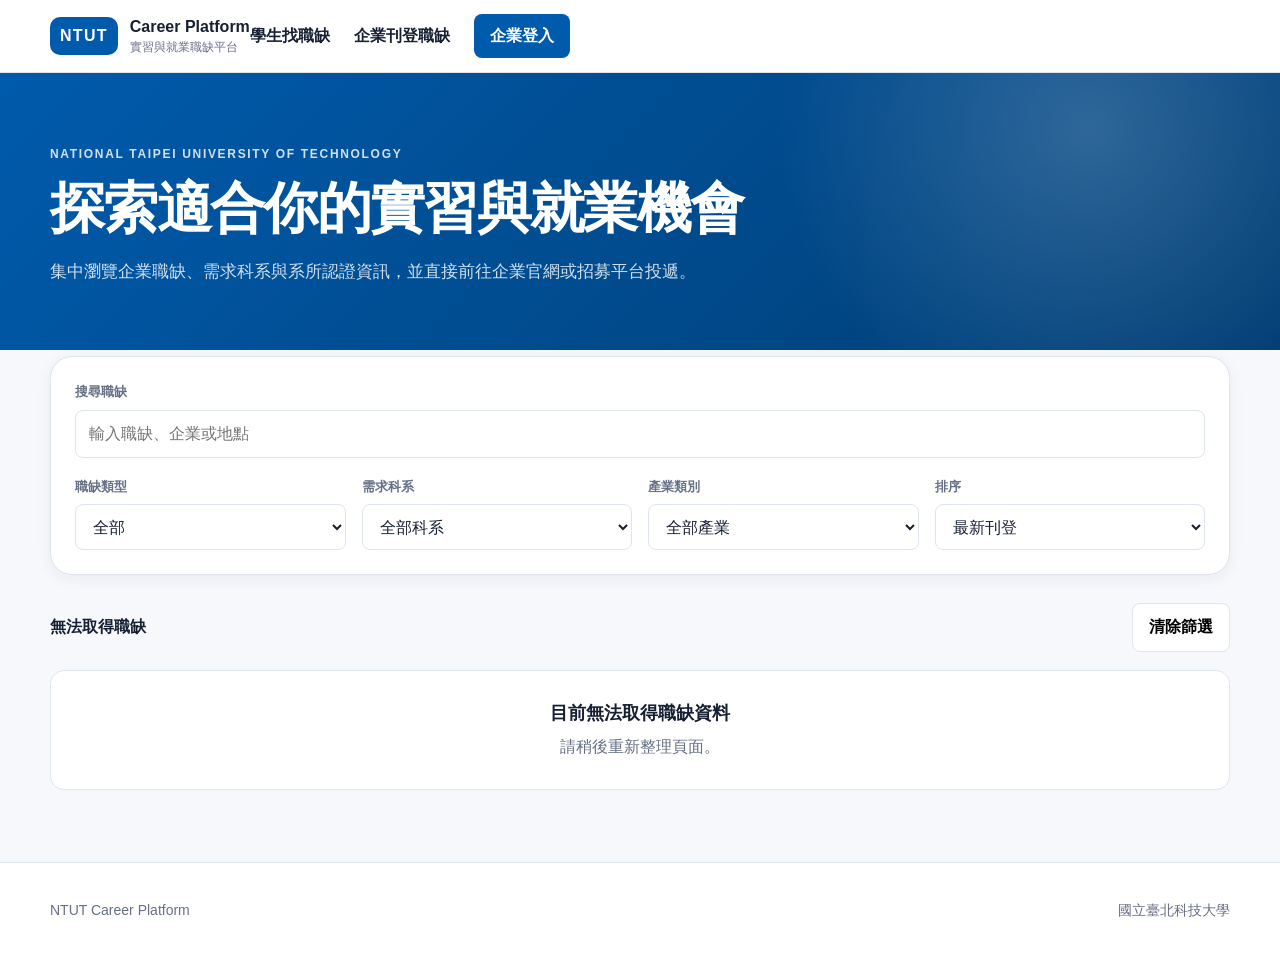
<file: index.html>
<!DOCTYPE html>
<html lang="zh-Hant">
<head>
  <meta charset="UTF-8">
  <meta name="viewport" content="width=device-width,initial-scale=1">
  <meta name="description" content="北科大實習與就業職缺平台">
  <title>NTUT Career Platform</title>

  <link rel="stylesheet" href="css/reset.css">
  <link rel="stylesheet" href="css/variables.css">
  <link rel="stylesheet" href="css/layout.css">
  <link rel="stylesheet" href="css/components.css">
  <link rel="stylesheet" href="css/pages.css">
  <link rel="stylesheet" href="css/enterprise-portal.css">
</head>

<body>
  <header class="site-header">
    <div class="container header-inner">
      <a class="brand" href="index.html">
        <span class="brand-mark">NTUT</span>

        <span class="brand-text">
          <strong>Career Platform</strong>
          <small>實習與就業職缺平台</small>
        </span>
      </a>

      <nav class="main-nav" aria-label="主要導覽">
        <a href="index.html">學生找職缺</a>
        <a href="company-register.html">企業刊登職缺</a>
        <a class="nav-login" href="company-login.html">企業登入</a>
      </nav>
    </div>
  </header>

  <main>
    <section class="hero">
      <div class="container hero-grid">
        <div>
          <p class="eyebrow">
            NATIONAL TAIPEI UNIVERSITY OF TECHNOLOGY
          </p>

          <h1>探索適合你的實習與就業機會</h1>

          <p class="hero-copy">
            集中瀏覽企業職缺、需求科系與系所認證資訊，並直接前往企業官網或招募平台投遞。
          </p>
        </div>
      </div>
    </section>

    <section class="container statistics-section" aria-label="平台統計">
      <div id="statisticsGrid" class="statistics-grid">
        <div class="stat-card skeleton-stat"></div>
        <div class="stat-card skeleton-stat"></div>
        <div class="stat-card skeleton-stat"></div>
      </div>
    </section>

    <section class="container main-section">
      <div class="filter-panel">
        <div class="search-field">
          <label for="keyword">搜尋職缺</label>
          <input
            id="keyword"
            type="search"
            placeholder="輸入職缺、企業或地點"
          >
        </div>

        <div class="filter-grid">
          <div class="field">
            <label for="jobType">職缺類型</label>
            <select id="jobType">
              <option value="">全部</option>
              <option value="SUMMER">暑期實習</option>
              <option value="SEMESTER">學期實習</option>
              <option value="FULL_TIME">正職</option>
            </select>
          </div>

          <div class="field">
            <label for="department">需求科系</label>
            <select id="department">
              <option value="">全部科系</option>
            </select>
          </div>

          <div class="field">
            <label for="industry">產業類別</label>
            <select id="industry">
              <option value="">全部產業</option>
            </select>
          </div>

          <div class="field">
            <label for="sort">排序</label>
            <select id="sort">
              <option value="latest">最新刊登</option>
              <option value="deadline">即將截止</option>
              <option value="company">企業名稱</option>
            </select>
          </div>
        </div>
      </div>

      <div class="result-toolbar">
        <p id="resultCount">正在載入職缺…</p>

        <button
          id="clearFilters"
          class="button button-secondary"
          type="button"
        >
          清除篩選
        </button>
      </div>

      <div id="statusArea" aria-live="polite"></div>
      <div id="jobGrid" class="job-grid" aria-live="polite"></div>
    </section>
  </main>

  <footer class="site-footer">
    <div class="container footer-inner">
      <p>NTUT Career Platform</p>
      <p>國立臺北科技大學</p>
    </div>
  </footer>

  <script src="js/config.js"></script>
  <script src="js/utils.js"></script>
  <script src="js/api.js"></script>
  <script src="js/ui.js"></script>
  <script src="js/filters.js"></script>
  <script src="js/jobs.js"></script>
</body>
</html>
</file>
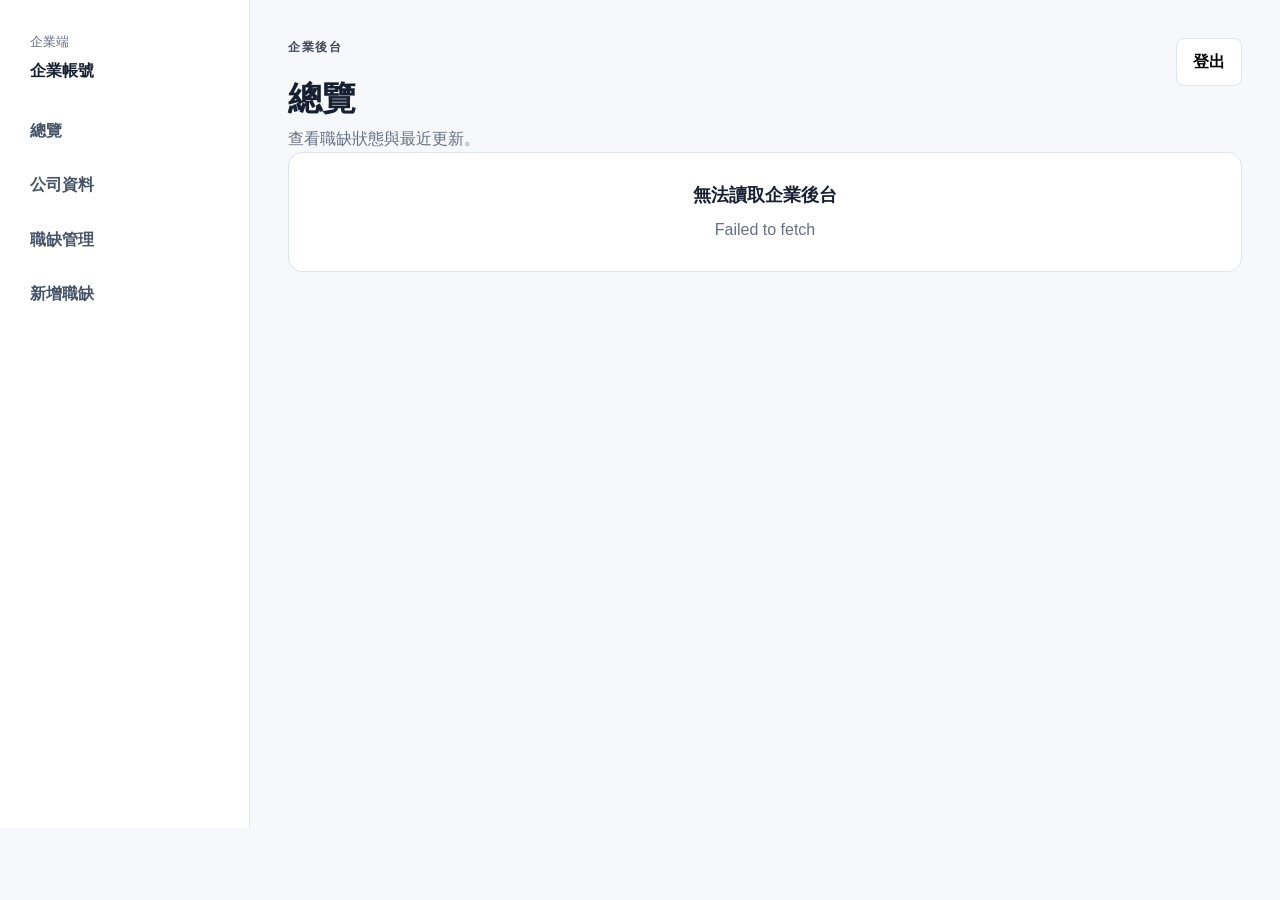
<file: company-dashboard.html>
<!DOCTYPE html><html lang="zh-Hant"><head><meta charset="UTF-8"><meta name="viewport" content="width=device-width,initial-scale=1"><title>企業總覽｜NTUT Career Platform</title><link rel="stylesheet" href="css/reset.css"><link rel="stylesheet" href="css/variables.css"><link rel="stylesheet" href="css/layout.css"><link rel="stylesheet" href="css/components.css"><link rel="stylesheet" href="css/pages.css"><link rel="stylesheet" href="css/enterprise-portal.css"></head><body><div class="portal-layout"><aside class="portal-sidebar"><div class="portal-company"><small>企業端</small><strong data-company-name>企業帳號</strong></div><nav class="portal-nav"><a href="company-dashboard.html">總覽</a><a href="company-profile.html">公司資料</a><a href="company-jobs.html">職缺管理</a><a href="company-job-new.html">新增職缺</a></nav></aside><main class="portal-main"><div class="portal-topbar"><div><p class="eyebrow">企業後台</p><h1>總覽</h1><p class="portal-muted">查看職缺狀態與最近更新。</p></div><button id="logoutButton" class="button button-secondary">登出</button></div><div id="pageStatus"></div><section id="dashboardContent" hidden><div id="stats" class="portal-stats"></div><div class="portal-panel"><div class="portal-panel-header"><h2>最近更新職缺</h2><a class="button button-primary" href="company-job-new.html">新增職缺</a></div><div id="recentJobs"></div></div></section></main></div><script src="js/company-api.js"></script><script src="js/portal-common.js"></script><script src="js/company-dashboard.js"></script></body></html>
</file>
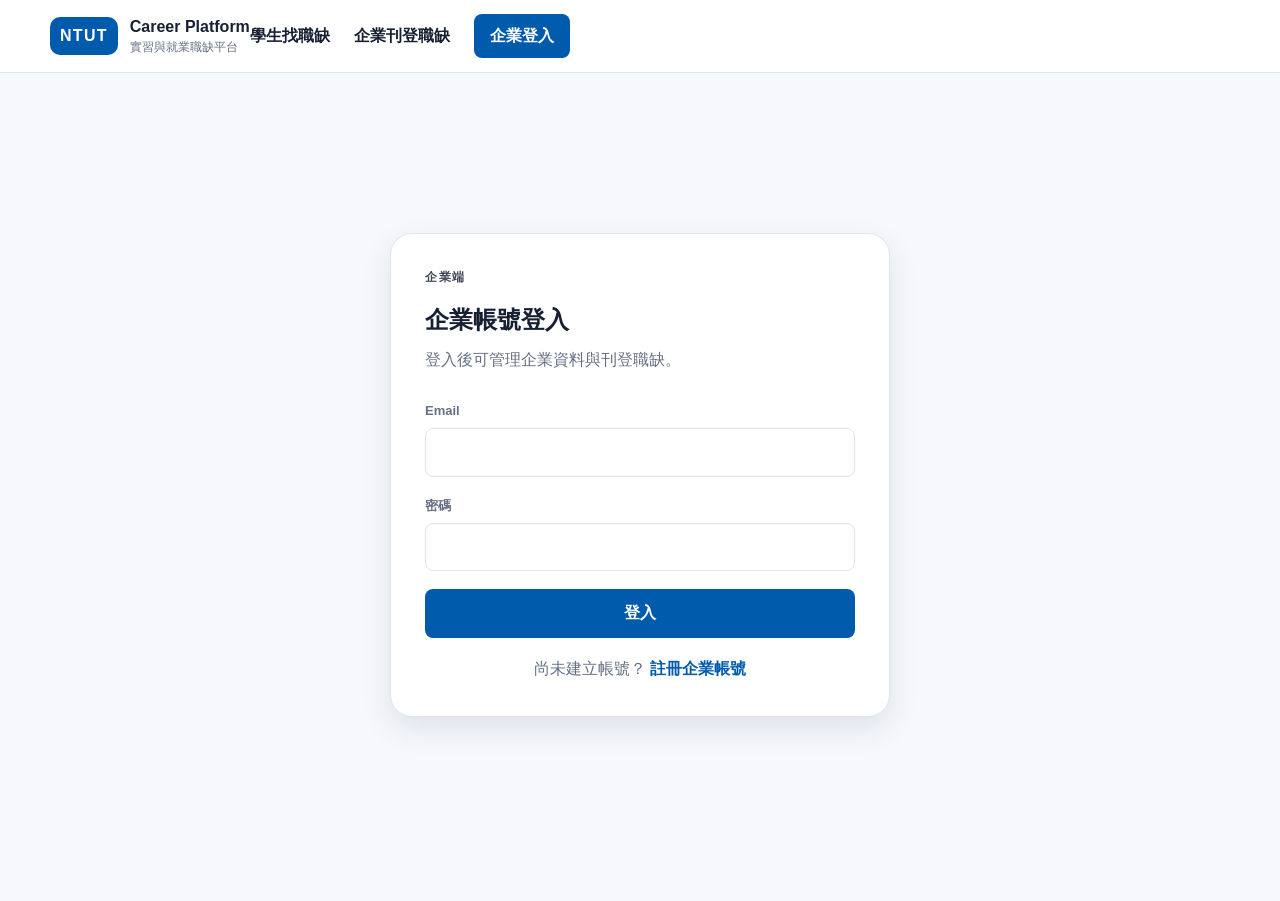
<file: company-job-new.html>
<!DOCTYPE html>
<html lang="zh-Hant">
<head>
  <meta charset="UTF-8">
  <meta name="viewport" content="width=device-width,initial-scale=1">
  <title>新增職缺｜NTUT Career Platform</title>

  <link rel="stylesheet" href="css/reset.css">
  <link rel="stylesheet" href="css/variables.css">
  <link rel="stylesheet" href="css/layout.css">
  <link rel="stylesheet" href="css/components.css">
  <link rel="stylesheet" href="css/pages.css">
  <link rel="stylesheet" href="css/enterprise-portal.css">
</head>

<body>
  <div class="portal-layout">
    <aside class="portal-sidebar">
      <div class="portal-company">
        <small>企業端</small>
        <strong data-company-name>企業帳號</strong>
      </div>

      <nav class="portal-nav">
        <a href="company-dashboard.html">總覽</a>
        <a href="company-profile.html">公司資料</a>
        <a href="company-jobs.html">職缺管理</a>
        <a class="active" href="company-job-new.html">新增職缺</a>
      </nav>
    </aside>

    <main class="portal-main">
      <div class="portal-topbar">
        <div>
          <p class="eyebrow">企業後台</p>
          <h1>新增職缺</h1>
          <p class="portal-muted">送出後由平台行政審核，通過後公開。</p>
        </div>

        <button
          id="logoutButton"
          class="button button-secondary"
          type="button"
        >
          登出
        </button>
      </div>

      <section class="portal-panel">
        <form id="jobForm" class="portal-form">
          <div class="form-grid">
            <div class="field">
              <label for="jobType">職缺類型 *</label>
              <select name="jobType" id="jobType" required>
                <option value="">請選擇</option>
                <option value="INTERNSHIP">實習</option>
                <option value="FULL_TIME">正職</option>
              </select>
            </div>

            <div class="field">
              <label for="jobTitle">職缺名稱 *</label>
              <input id="jobTitle" name="jobTitle" required>
            </div>

            <div class="field form-wide">
              <label for="workLocation">工作地點 *</label>
              <input id="workLocation" name="workLocation" required>
            </div>

            <div class="field form-wide">
              <label for="jobDescription">工作內容 *</label>
              <textarea
                id="jobDescription"
                name="jobDescription"
                rows="6"
                required
              ></textarea>
            </div>

            <div class="field form-wide">
              <label for="requirements">需求條件 *</label>
              <textarea
                id="requirements"
                name="requirements"
                rows="5"
                required
              ></textarea>
            </div>

            <div class="field">
              <label for="headcount">需求人數</label>
              <input id="headcount" name="headcount" type="number" min="1">
            </div>

            <div class="field">
              <label for="salaryType">薪資類型 *</label>
              <select name="salaryType" id="salaryType" required>
                <option value="">請選擇</option>
                <option value="HOURLY">時薪</option>
                <option value="MONTHLY">月薪</option>
                <option value="SALARY_RANGE">月薪區間</option>
                <option value="UNPAID">無薪</option>
              </select>
            </div>

            <div class="field">
              <label for="salaryMin">最低薪資 *</label>
              <input id="salaryMin" name="salaryMin" type="number" min="0">
            </div>

            <div class="field">
              <label for="salaryMax">最高薪資</label>
              <input id="salaryMax" name="salaryMax" type="number" min="0">
            </div>

            <div class="field form-wide">
              <label for="applicationUrl">投遞連結 *</label>
              <input
                id="applicationUrl"
                name="applicationUrl"
                type="url"
                placeholder="https://"
                required
              >
            </div>

            <div class="field">
              <label for="applicationDeadline">投遞截止日 *</label>
              <input
                id="applicationDeadline"
                name="applicationDeadline"
                type="date"
                required
              >
            </div>

            <div class="field">
              <label for="contactName">聯絡人</label>
              <input id="contactName" name="contactName">
            </div>

            <div class="field">
              <label for="contactEmail">聯絡 Email</label>
              <input id="contactEmail" name="contactEmail" type="email">
            </div>
          </div>

          <div id="internshipFields" hidden>
            <h2>實習資料</h2>

            <div class="form-grid">
              <div class="field">
                <label for="internshipType">實習類型 *</label>
                <select name="internshipType" id="internshipType">
                  <option value="">請選擇</option>
                  <option value="SUMMER">暑期實習</option>
                  <option value="SEMESTER">學期實習</option>
                </select>
              </div>

              <div class="field">
                <label for="isPaid">有薪實習</label>
                <select name="isPaid" id="isPaid">
                  <option value="true">有薪</option>
                  <option value="false">無薪</option>
                </select>
              </div>

              <div class="field">
                <label for="internshipStartDate">開始日期 *</label>
                <input
                  id="internshipStartDate"
                  name="internshipStartDate"
                  type="date"
                >
              </div>

              <div class="field">
                <label for="internshipEndDate">結束日期 *</label>
                <input
                  id="internshipEndDate"
                  name="internshipEndDate"
                  type="date"
                >
              </div>

              <div class="field">
                <label for="estimatedTotalHours">預計總時數 *</label>
                <input
                  id="estimatedTotalHours"
                  name="estimatedTotalHours"
                  type="number"
                  min="0"
                >
              </div>

              <div class="field form-wide">
                <label for="insuranceDescription">保險說明 *</label>
                <input
                  id="insuranceDescription"
                  name="insuranceDescription"
                >
              </div>

              <div class="field form-wide">
                <label for="unpaidReason">無薪原因</label>
                <textarea
                  id="unpaidReason"
                  name="unpaidReason"
                  rows="3"
                ></textarea>
              </div>
            </div>
          </div>

          <div>
            <h2>需求科系</h2>
            <div id="departmentOptions" class="checkbox-grid"></div>
          </div>

          <div id="formMessage" class="form-message" hidden></div>

          <button
            id="jobSubmitButton"
            class="button button-primary"
            type="submit"
          >
            送出審核
          </button>
        </form>
      </section>
    </main>
  </div>

  <script src="js/config.js"></script>
  <script src="js/api.js"></script>
  <script src="js/company-api.js"></script>
  <script src="js/portal-common.js"></script>
  <script src="js/company-job-new.js"></script>
</body>
</html>
</file>
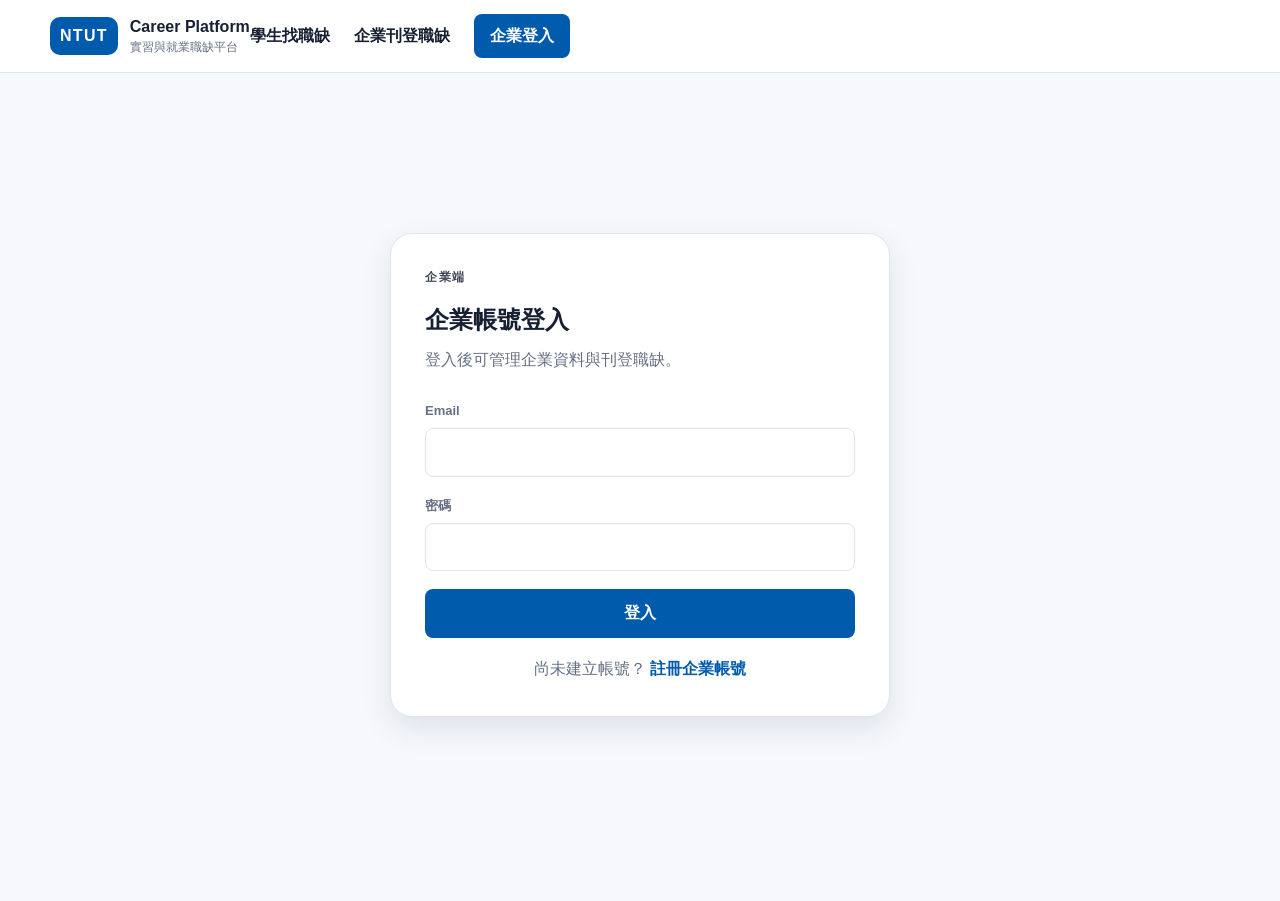
<file: company-jobs.html>
<!DOCTYPE html><html lang="zh-Hant"><head><meta charset="UTF-8"><meta name="viewport" content="width=device-width,initial-scale=1"><title>職缺管理｜NTUT Career Platform</title><link rel="stylesheet" href="css/reset.css"><link rel="stylesheet" href="css/variables.css"><link rel="stylesheet" href="css/layout.css"><link rel="stylesheet" href="css/components.css"><link rel="stylesheet" href="css/pages.css"><link rel="stylesheet" href="css/enterprise-portal.css"></head><body><div class="portal-layout"><aside class="portal-sidebar"><div class="portal-company"><small>企業端</small><strong data-company-name>企業帳號</strong></div><nav class="portal-nav"><a href="company-dashboard.html">總覽</a><a href="company-profile.html">公司資料</a><a href="company-jobs.html">職缺管理</a><a href="company-job-new.html">新增職缺</a></nav></aside><main class="portal-main"><div class="portal-topbar"><div><p class="eyebrow">企業後台</p><h1>職缺管理</h1><p class="portal-muted">查看刊登、審核及公開狀態。</p></div><div><a class="button button-primary" href="company-job-new.html">新增職缺</a> <button id="logoutButton" class="button button-secondary">登出</button></div></div><section class="portal-panel"><div id="jobsArea"></div></section></main></div><script src="js/company-api.js"></script><script src="js/portal-common.js"></script><script src="js/company-jobs.js"></script></body></html>
</file>
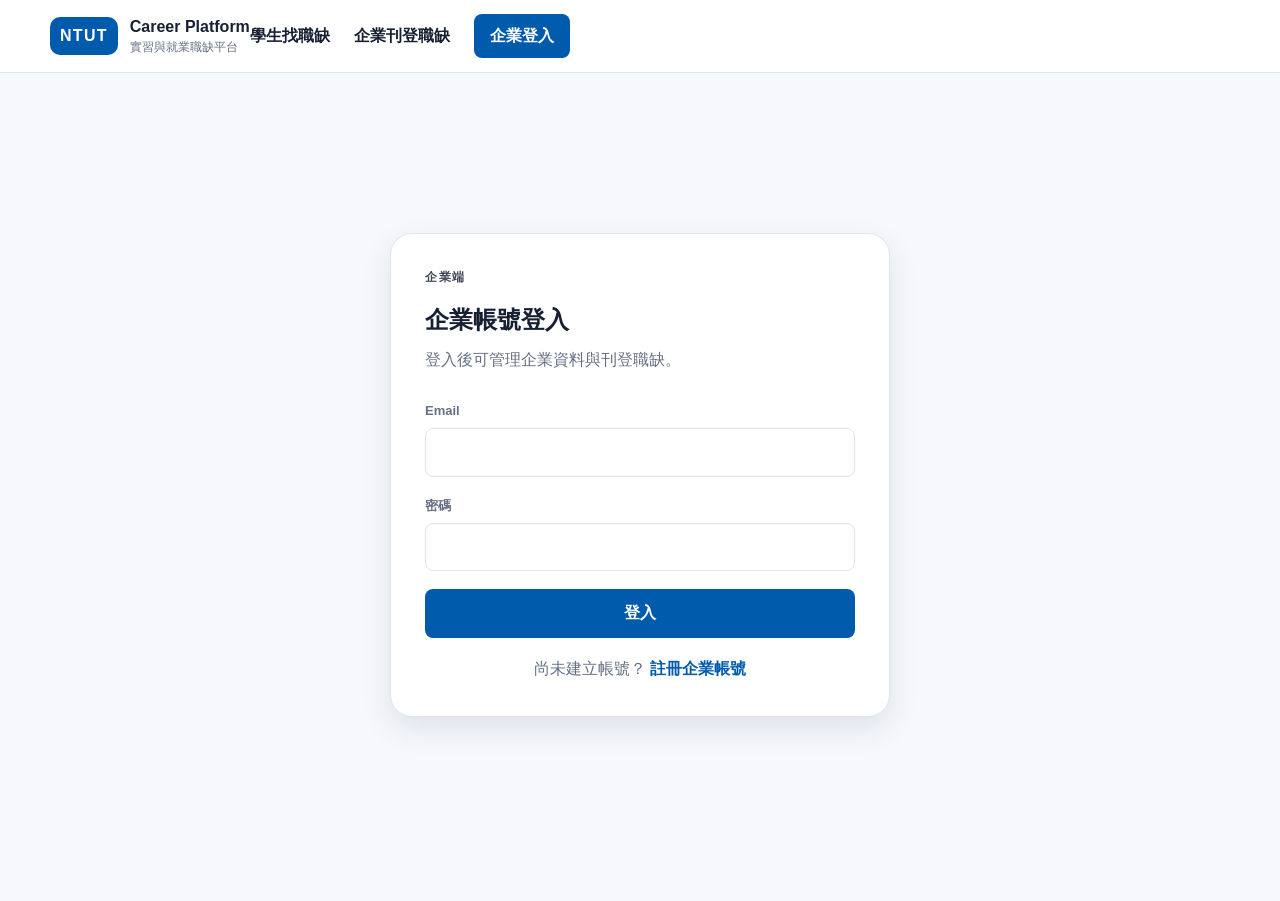
<file: company-login.html>
<!DOCTYPE html><html lang="zh-Hant"><head><meta charset="UTF-8"><meta name="viewport" content="width=device-width,initial-scale=1"><title>企業登入｜NTUT Career Platform</title><link rel="stylesheet" href="css/reset.css"><link rel="stylesheet" href="css/variables.css"><link rel="stylesheet" href="css/layout.css"><link rel="stylesheet" href="css/components.css"><link rel="stylesheet" href="css/pages.css"><link rel="stylesheet" href="css/enterprise-portal.css"></head><body><header class="site-header"><div class="container header-inner"><a class="brand" href="index.html"><span class="brand-mark">NTUT</span><span class="brand-text"><strong>Career Platform</strong><small>實習與就業職缺平台</small></span></a><nav class="main-nav"><a href="index.html">學生找職缺</a><a href="company-register.html">企業刊登職缺</a><a class="nav-login" href="company-login.html">企業登入</a></nav></div></header><main class="auth-page"><section class="auth-card"><p class="eyebrow">企業端</p><h1>企業帳號登入</h1><p class="auth-intro">登入後可管理企業資料與刊登職缺。</p><form id="loginForm" class="auth-form"><div class="field"><label>Email</label><input name="email" type="email" required></div><div class="field"><label>密碼</label><input name="password" type="password" required></div><div id="formMessage" class="form-message" hidden></div><button class="button button-primary auth-submit">登入</button><p class="auth-switch">尚未建立帳號？ <a href="company-register.html">註冊企業帳號</a></p></form></section></main><script src="js/company-api.js"></script><script src="js/company-login.js"></script></body></html>
</file>
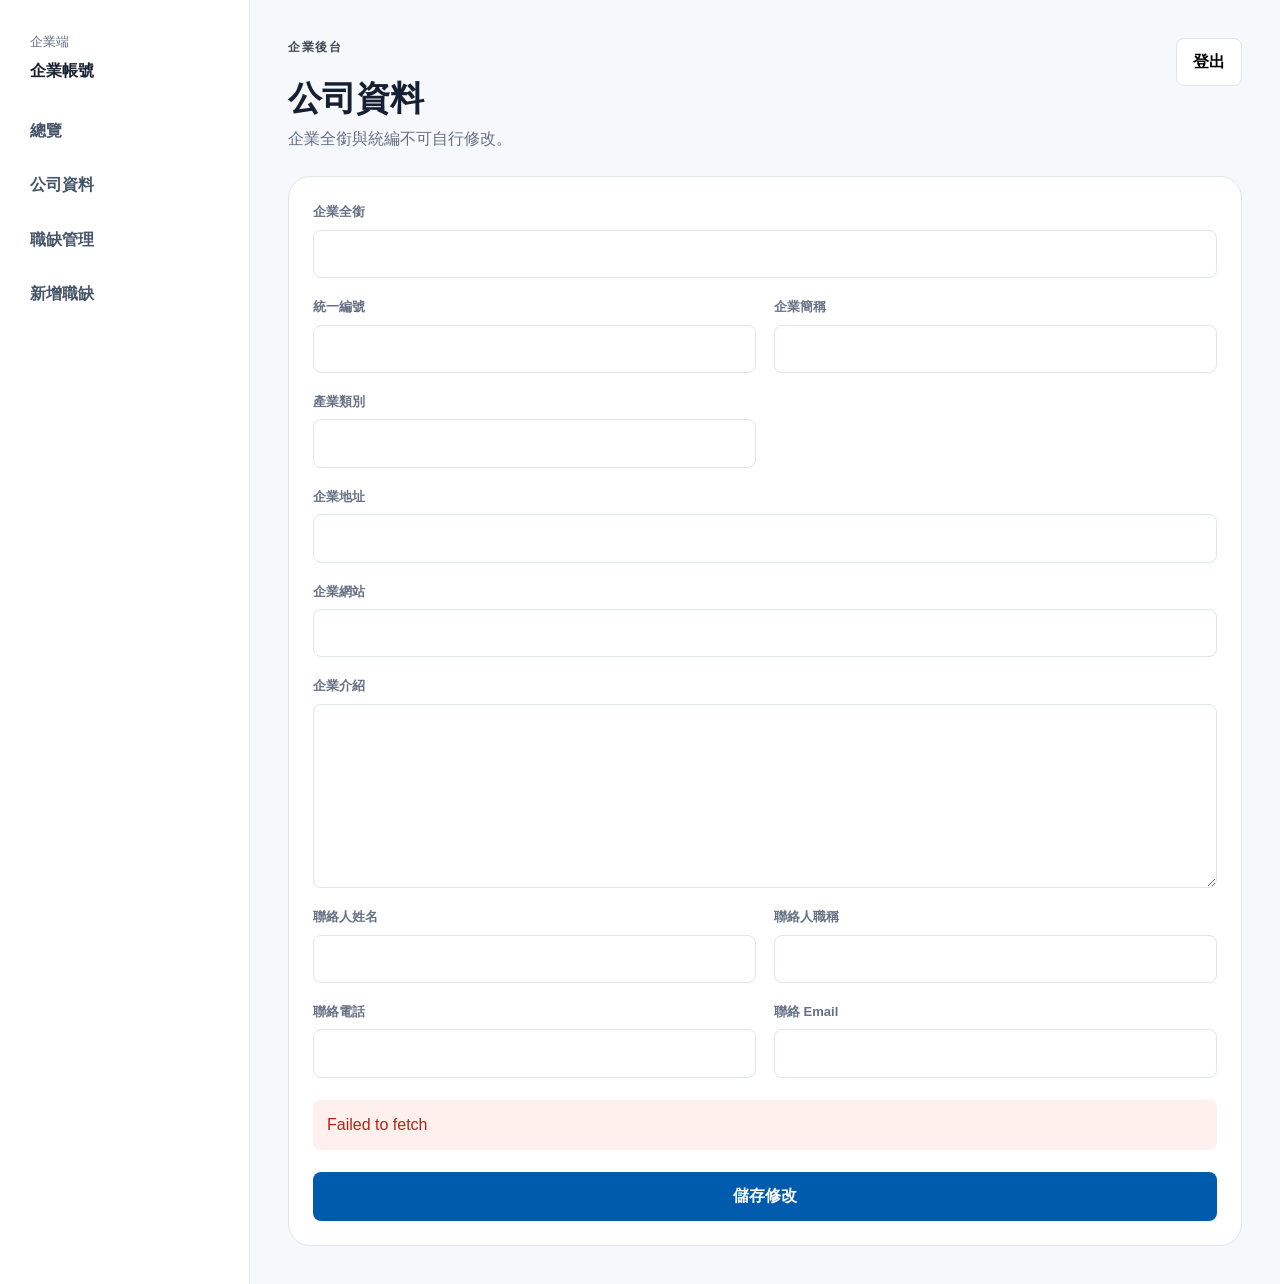
<file: company-profile.html>
<!DOCTYPE html><html lang="zh-Hant"><head><meta charset="UTF-8"><meta name="viewport" content="width=device-width,initial-scale=1"><title>公司資料｜NTUT Career Platform</title><link rel="stylesheet" href="css/reset.css"><link rel="stylesheet" href="css/variables.css"><link rel="stylesheet" href="css/layout.css"><link rel="stylesheet" href="css/components.css"><link rel="stylesheet" href="css/pages.css"><link rel="stylesheet" href="css/enterprise-portal.css"></head><body><div class="portal-layout"><aside class="portal-sidebar"><div class="portal-company"><small>企業端</small><strong data-company-name>企業帳號</strong></div><nav class="portal-nav"><a href="company-dashboard.html">總覽</a><a href="company-profile.html">公司資料</a><a href="company-jobs.html">職缺管理</a><a href="company-job-new.html">新增職缺</a></nav></aside><main class="portal-main"><div class="portal-topbar"><div><p class="eyebrow">企業後台</p><h1>公司資料</h1><p class="portal-muted">企業全銜與統編不可自行修改。</p></div><button id="logoutButton" class="button button-secondary">登出</button></div><section class="portal-panel"><form id="profileForm" class="portal-form"><div class="form-grid"><div class="field form-wide"><label>企業全銜</label><input name="companyName" disabled></div><div class="field"><label>統一編號</label><input name="taxId" disabled></div><div class="field"><label>企業簡稱</label><input name="companyShortName"></div><div class="field"><label>產業類別</label><input name="industry"></div><div class="field form-wide"><label>企業地址</label><input name="companyAddress"></div><div class="field form-wide"><label>企業網站</label><input name="website" type="url"></div><div class="field form-wide"><label>企業介紹</label><textarea name="companyDescription" rows="6"></textarea></div><div class="field"><label>聯絡人姓名</label><input name="contactName"></div><div class="field"><label>聯絡人職稱</label><input name="contactTitle"></div><div class="field"><label>聯絡電話</label><input name="contactPhone"></div><div class="field"><label>聯絡 Email</label><input name="contactEmail" disabled></div></div><div id="formMessage" class="form-message" hidden></div><button class="button button-primary">儲存修改</button></form></section></main></div><script src="js/company-api.js"></script><script src="js/portal-common.js"></script><script src="js/company-profile.js"></script></body></html>
</file>
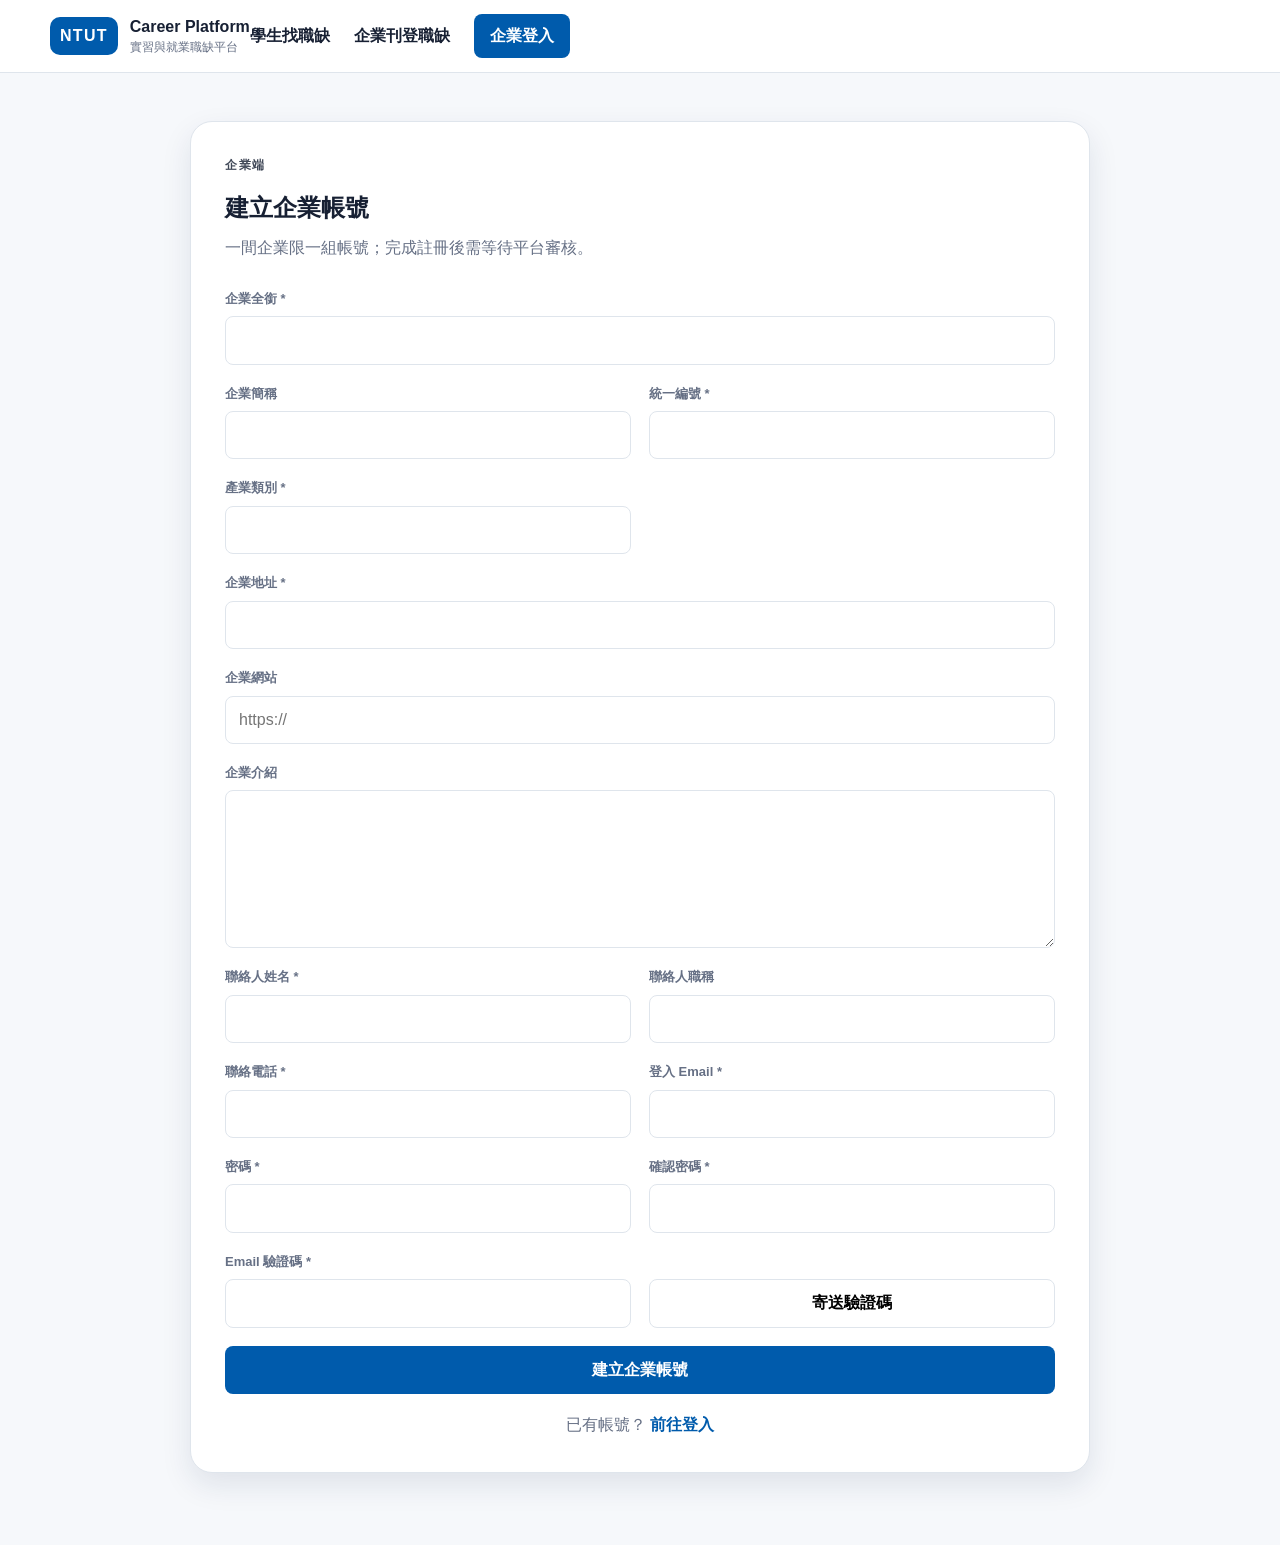
<file: company-register.html>
<!DOCTYPE html>
<html lang="zh-Hant">
<head>
  <meta charset="UTF-8">
  <meta name="viewport" content="width=device-width,initial-scale=1">
  <title>企業註冊｜NTUT Career Platform</title>

  <link rel="stylesheet" href="css/reset.css">
  <link rel="stylesheet" href="css/variables.css">
  <link rel="stylesheet" href="css/layout.css">
  <link rel="stylesheet" href="css/components.css">
  <link rel="stylesheet" href="css/pages.css">
  <link rel="stylesheet" href="css/enterprise-portal.css">
</head>

<body>
  <header class="site-header">
    <div class="container header-inner">
      <a class="brand" href="index.html">
        <span class="brand-mark">NTUT</span>
        <span class="brand-text">
          <strong>Career Platform</strong>
          <small>實習與就業職缺平台</small>
        </span>
      </a>

      <nav class="main-nav">
        <a href="index.html">學生找職缺</a>
        <a href="company-register.html">企業刊登職缺</a>
        <a class="nav-login" href="company-login.html">企業登入</a>
      </nav>
    </div>
  </header>

  <main class="auth-page">
    <section class="auth-card auth-card-wide">
      <p class="eyebrow">企業端</p>
      <h1>建立企業帳號</h1>
      <p class="auth-intro">
        一間企業限一組帳號；完成註冊後需等待平台審核。
      </p>

      <form id="registerForm" class="auth-form">
        <div class="auth-grid">
          <div class="field field-wide">
            <label>企業全銜 *</label>
            <input name="companyName" required>
          </div>

          <div class="field">
            <label>企業簡稱</label>
            <input name="companyShortName">
          </div>

          <div class="field">
            <label>統一編號 *</label>
            <input name="taxId" inputmode="numeric" maxlength="8" required>
          </div>

          <div class="field">
            <label>產業類別 *</label>
            <input name="industry" required>
          </div>

          <div class="field field-wide">
            <label>企業地址 *</label>
            <input name="companyAddress" required>
          </div>

          <div class="field field-wide">
            <label>企業網站</label>
            <input name="website" type="url" placeholder="https://">
          </div>

          <div class="field field-wide">
            <label>企業介紹</label>
            <textarea name="companyDescription" rows="5"></textarea>
          </div>

          <div class="field">
            <label>聯絡人姓名 *</label>
            <input name="contactName" required>
          </div>

          <div class="field">
            <label>聯絡人職稱</label>
            <input name="contactTitle">
          </div>

          <div class="field">
            <label>聯絡電話 *</label>
            <input name="contactPhone" required>
          </div>

          <div class="field">
            <label>登入 Email *</label>
            <input name="loginEmail" type="email" required>
          </div>

          <div class="field">
            <label>密碼 *</label>
            <input
              name="password"
              type="password"
              minlength="10"
              autocomplete="new-password"
              required
            >
          </div>

          <div class="field">
            <label>確認密碼 *</label>
            <input
              name="confirmPassword"
              type="password"
              minlength="10"
              autocomplete="new-password"
              required
            >
          </div>

          <div class="field">
            <label>Email 驗證碼 *</label>
            <input
              name="verificationCode"
              inputmode="numeric"
              maxlength="6"
              required
            >
          </div>

          <div class="field">
            <label>&nbsp;</label>
            <button
              id="sendCodeButton"
              class="button button-secondary"
              type="button"
            >
              寄送驗證碼
            </button>
          </div>
        </div>

        <div id="formMessage" class="form-message" hidden></div>

        <button
          id="registerSubmitButton"
          class="button button-primary auth-submit"
          type="submit"
        >
          建立企業帳號
        </button>

        <p class="auth-switch">
          已有帳號？
          <a href="company-login.html">前往登入</a>
        </p>
      </form>
    </section>
  </main>

  <script src="js/company-api.js"></script>
  <script src="js/company-register.js"></script>
</body>
</html>
</file>
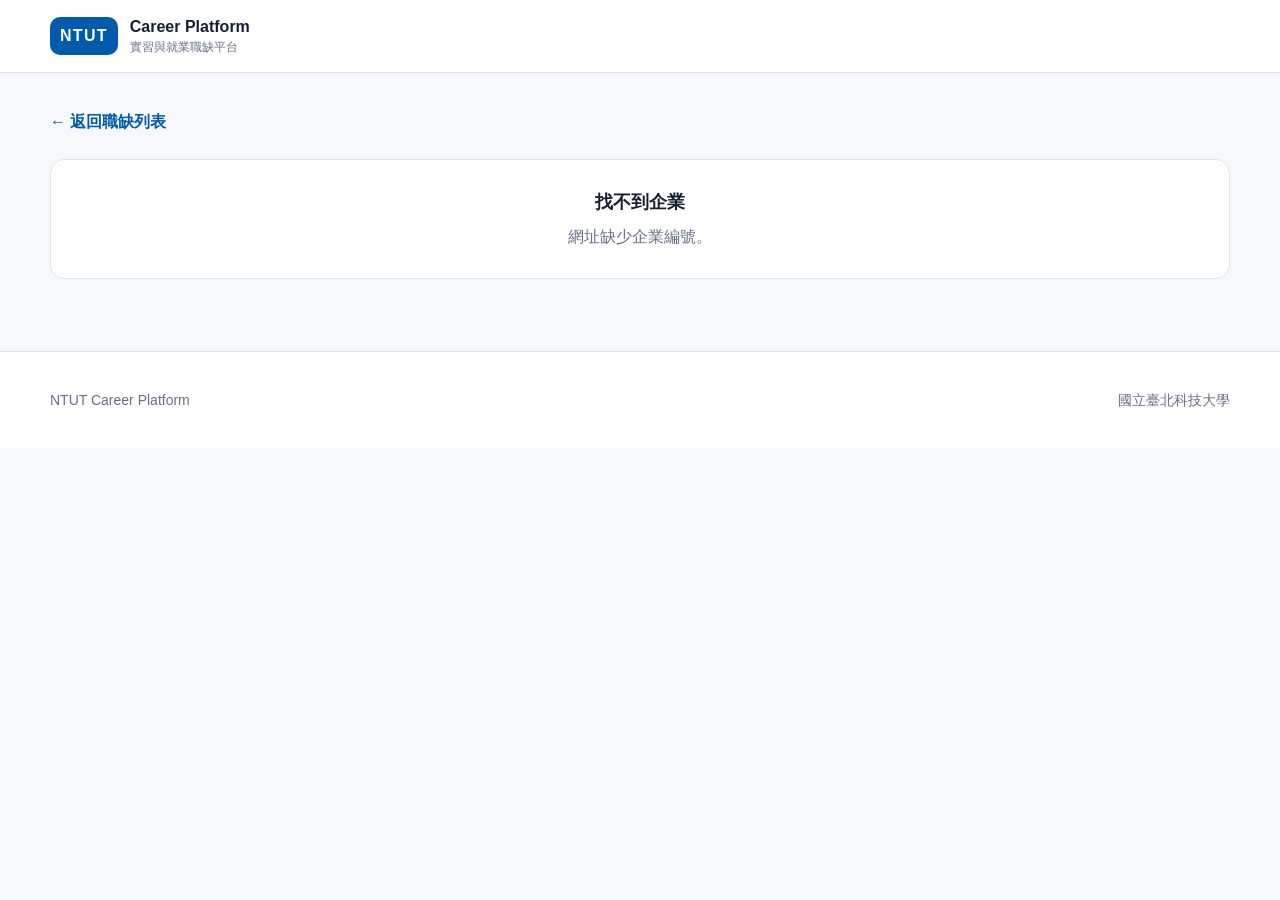
<file: company.html>
<!DOCTYPE html>
<html lang="zh-Hant">
<head>
  <meta charset="UTF-8">
  <meta name="viewport" content="width=device-width,initial-scale=1">
  <meta name="description" content="北科大合作企業公開資訊">
  <title>企業資訊｜NTUT Career Platform</title>
  <link rel="stylesheet" href="css/reset.css">
  <link rel="stylesheet" href="css/variables.css">
  <link rel="stylesheet" href="css/layout.css">
  <link rel="stylesheet" href="css/components.css">
  <link rel="stylesheet" href="css/pages.css">
</head>
<body>
  <header class="site-header">
    <div class="container header-inner">
      <a class="brand" href="index.html">
        <span class="brand-mark">NTUT</span>
        <span class="brand-text">
          <strong>Career Platform</strong>
          <small>實習與就業職缺平台</small>
        </span>
      </a>
    </div>
  </header>

  <main class="container detail-page">
    <a class="back-link" href="index.html">← 返回職缺列表</a>
    <div id="companyStatus"></div>
    <section id="companyDetail" hidden></section>
  </main>

  <footer class="site-footer">
    <div class="container footer-inner">
      <p>NTUT Career Platform</p>
      <p>國立臺北科技大學</p>
    </div>
  </footer>

  <script src="js/config.js"></script>
  <script src="js/utils.js"></script>
  <script src="js/api.js"></script>
  <script src="js/ui.js"></script>
  <script src="js/company.js"></script>
</body>
</html>
</file>
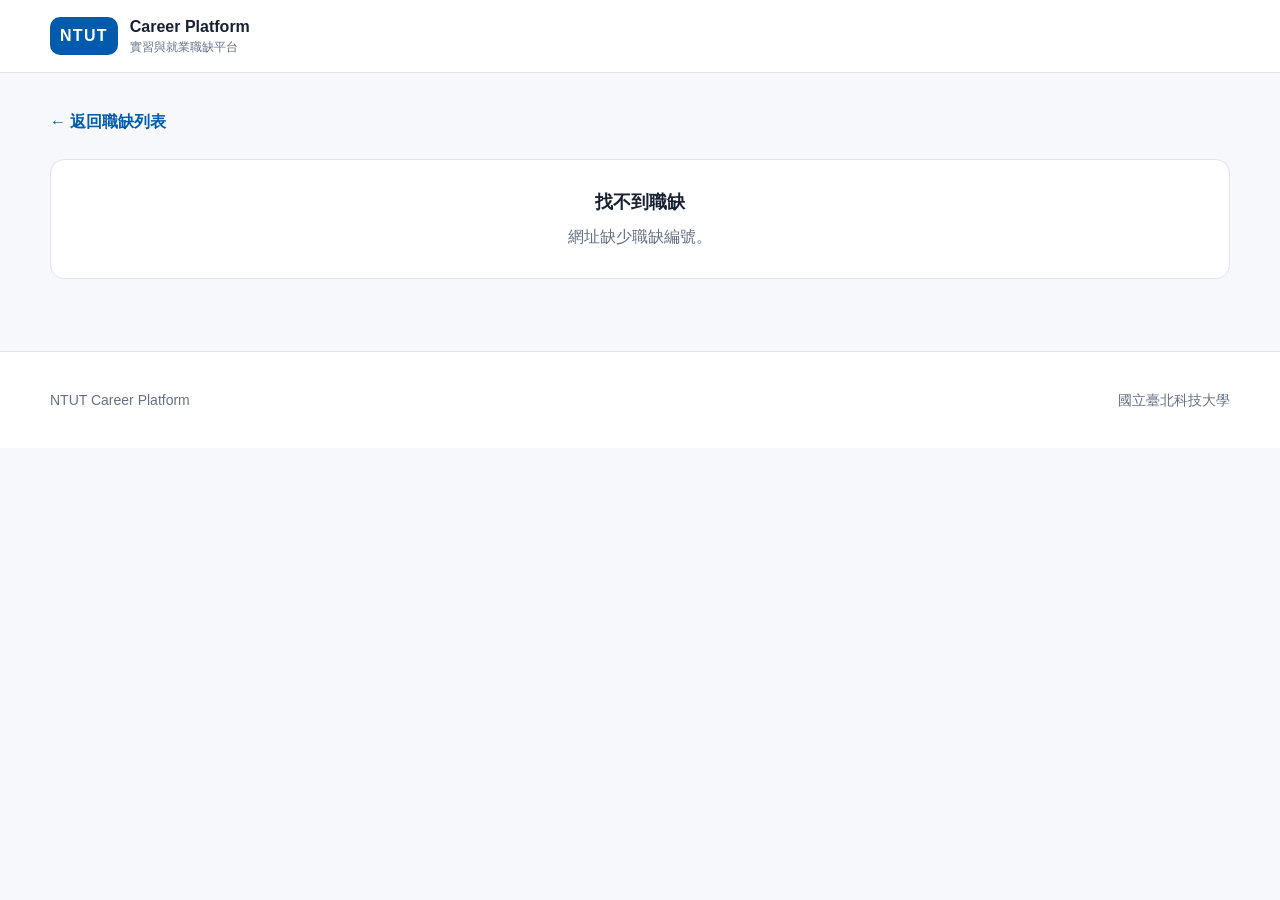
<file: job.html>
<!DOCTYPE html>
<html lang="zh-Hant">
<head>
  <meta charset="UTF-8">
  <meta name="viewport" content="width=device-width,initial-scale=1">
  <meta name="description" content="北科大職缺詳細資訊">
  <title>職缺詳細｜NTUT Career Platform</title>
  <link rel="stylesheet" href="css/reset.css">
  <link rel="stylesheet" href="css/variables.css">
  <link rel="stylesheet" href="css/layout.css">
  <link rel="stylesheet" href="css/components.css">
  <link rel="stylesheet" href="css/pages.css">
</head>
<body>
  <header class="site-header">
    <div class="container header-inner">
      <a class="brand" href="index.html">
        <span class="brand-mark">NTUT</span>
        <span class="brand-text">
          <strong>Career Platform</strong>
          <small>實習與就業職缺平台</small>
        </span>
      </a>
    </div>
  </header>

  <main class="container detail-page">
    <a class="back-link" href="index.html">← 返回職缺列表</a>
    <div id="detailStatus"></div>
    <article id="jobDetail" class="job-detail" hidden></article>
  </main>

  <footer class="site-footer">
    <div class="container footer-inner">
      <p>NTUT Career Platform</p>
      <p>國立臺北科技大學</p>
    </div>
  </footer>

  <script src="js/config.js"></script>
  <script src="js/utils.js"></script>
  <script src="js/api.js"></script>
  <script src="js/ui.js"></script>
  <script src="js/job-detail.js"></script>
</body>
</html>
</file>
<file: css/variables.css>
:root{--color-primary:#005bac;--color-primary-dark:#00457f;--color-primary-soft:#eaf4fc;--color-text:#172033;--color-muted:#667085;--color-border:#dfe5ec;--color-surface:#fff;--color-background:#f6f8fb;--color-success:#18794e;--color-success-soft:#eaf7ef;--shadow-sm:0 4px 16px rgba(24,39,75,.06);--shadow-md:0 12px 30px rgba(24,39,75,.10);--radius-sm:8px;--radius-md:14px;--radius-lg:22px;--container-width:1180px}
</file>
<file: css/layout.css>
body{min-height:100vh;font-family:Inter,"Noto Sans TC","PingFang TC","Microsoft JhengHei",sans-serif;color:var(--color-text);background:var(--color-background);line-height:1.65}.container{width:min(calc(100% - 32px),var(--container-width));margin-inline:auto}.site-header{position:sticky;top:0;z-index:20;background:rgba(255,255,255,.94);border-bottom:1px solid var(--color-border);backdrop-filter:blur(14px)}.header-inner{min-height:72px;display:flex;align-items:center}.main-section{padding-block:34px 72px}.site-footer{border-top:1px solid var(--color-border);background:#fff}.footer-inner{min-height:96px;display:flex;justify-content:space-between;align-items:center;color:var(--color-muted);font-size:14px}@media(max-width:720px){.footer-inner{padding-block:24px;flex-direction:column;align-items:flex-start}}
</file>
<file: css/components.css>
.brand{display:inline-flex;align-items:center;gap:12px}.brand-mark{display:inline-grid;place-items:center;min-width:58px;height:38px;padding-inline:10px;border-radius:10px;background:var(--color-primary);color:#fff;font-weight:800;letter-spacing:.08em}.brand-text{display:flex;flex-direction:column;line-height:1.2}.brand-text small{margin-top:4px;color:var(--color-muted);font-size:12px}.button{min-height:42px;display:inline-flex;align-items:center;justify-content:center;padding:10px 16px;border:1px solid transparent;border-radius:var(--radius-sm);cursor:pointer;font-weight:700;transition:.18s}.button-primary{background:var(--color-primary);color:#fff}.button-primary:hover{background:var(--color-primary-dark);transform:translateY(-1px)}.button-secondary{background:#fff;border-color:var(--color-border)}.field,.search-field{display:flex;flex-direction:column;gap:7px}.field label,.search-field label{color:var(--color-muted);font-size:13px;font-weight:700}input,select{width:100%;min-height:46px;padding:10px 13px;color:var(--color-text);background:#fff;border:1px solid var(--color-border);border-radius:var(--radius-sm);outline:none}input:focus,select:focus{border-color:var(--color-primary);box-shadow:0 0 0 3px rgba(0,91,172,.12)}.tag-list,.badge-list{display:flex;flex-wrap:wrap;gap:8px}.tag,.badge{display:inline-flex;align-items:center;min-height:28px;padding:4px 10px;border-radius:999px;font-size:12px;font-weight:700}.tag{background:#eef1f5;color:#465469}.badge{background:var(--color-success-soft);color:var(--color-success)}.type-badge{background:var(--color-primary-soft);color:var(--color-primary-dark)}.status-card{padding:28px;border:1px solid var(--color-border);border-radius:var(--radius-md);background:#fff;text-align:center;color:var(--color-muted)}.status-card strong{display:block;margin-bottom:6px;color:var(--color-text);font-size:18px}.skeleton-grid{display:grid;grid-template-columns:repeat(3,1fr);gap:20px}.skeleton-card,.skeleton-stat{background:linear-gradient(90deg,#edf1f5 25%,#f8fafc 50%,#edf1f5 75%);background-size:200% 100%;animation:shimmer 1.3s infinite}.skeleton-card{height:290px;border-radius:var(--radius-md)}@keyframes shimmer{to{background-position:-200% 0}}@media(max-width:920px){.skeleton-grid{grid-template-columns:repeat(2,1fr)}}@media(max-width:640px){.skeleton-grid{grid-template-columns:1fr}}
</file>
<file: css/pages.css>
.hero {
  padding-block: 72px 64px;
  color: #fff;
  background:
    radial-gradient(circle at 85% 20%, rgba(255, 255, 255, 0.18), transparent 28%),
    linear-gradient(135deg, #005bac, #003d73);
}

.eyebrow {
  margin-bottom: 12px;
  font-size: 12px;
  font-weight: 800;
  letter-spacing: 0.14em;
  opacity: 0.82;
}

.hero h1 {
  max-width: none;
  font-size: clamp(32px, 4.3vw, 58px);
  line-height: 1.15;
  letter-spacing: -0.03em;
  white-space: nowrap;
}

.hero-copy {
  max-width: 700px;
  margin-top: 18px;
  color: rgba(255, 255, 255, 0.82);
  font-size: 17px;
}

.statistics-section {
  position: relative;
  z-index: 2;
  margin-top: -28px;
}

.statistics-grid {
  display: grid;
  grid-template-columns: repeat(3, minmax(0, 1fr));
  gap: 18px;
}

.stat-card {
  min-height: 132px;
  padding: 24px;
  border: 1px solid var(--color-border);
  border-radius: var(--radius-lg);
  background: #fff;
  box-shadow: var(--shadow-md);
}

.stat-card-label {
  color: var(--color-muted);
  font-size: 14px;
  font-weight: 700;
}

.stat-card-value {
  margin-top: 8px;
  font-size: 36px;
  font-weight: 800;
  line-height: 1;
}

.filter-panel {
  padding: 24px;
  border: 1px solid var(--color-border);
  border-radius: var(--radius-lg);
  background: #fff;
  box-shadow: var(--shadow-sm);
}

.filter-grid {
  display: grid;
  grid-template-columns: repeat(4, minmax(0, 1fr));
  gap: 16px;
  margin-top: 18px;
}

.result-toolbar {
  display: flex;
  justify-content: space-between;
  align-items: center;
  margin-block: 28px 18px;
}

.result-toolbar p {
  font-weight: 700;
}

.job-grid {
  display: grid;
  grid-template-columns: repeat(3, minmax(0, 1fr));
  gap: 20px;
}

.job-card {
  display: flex;
  flex-direction: column;
  min-height: 300px;
  padding: 22px;
  border: 1px solid var(--color-border);
  border-radius: var(--radius-md);
  background: #fff;
  box-shadow: var(--shadow-sm);
  transition: 0.2s ease;
}

.job-card:hover {
  transform: translateY(-3px);
  border-color: rgba(0, 91, 172, 0.3);
  box-shadow: var(--shadow-md);
}

.job-card-company {
  margin-top: 12px;
  color: var(--color-muted);
  font-size: 14px;
  font-weight: 700;
}

.job-card h2 {
  margin-top: 8px;
  font-size: 21px;
  line-height: 1.4;
}

.job-card-meta {
  display: grid;
  gap: 10px;
  margin-block: 18px;
  color: #4b5870;
  font-size: 14px;
}

.job-meta-row {
  display: grid;
  grid-template-columns: 64px minmax(0, 1fr);
  gap: 10px;
  align-items: baseline;
}

.job-meta-label {
  color: var(--color-muted);
  font-size: 12px;
  font-weight: 700;
}

.job-meta-value {
  min-width: 0;
  color: var(--color-text);
  font-weight: 600;
  overflow-wrap: anywhere;
}

.job-card .tag-list,
.job-card .badge-list {
  margin-top: 12px;
}

.job-card-footer {
  display: flex;
  justify-content: space-between;
  align-items: end;
  gap: 12px;
  margin-top: auto;
  padding-top: 22px;
}

.job-card-deadline {
  color: var(--color-muted);
  font-size: 12px;
}

.company-link {
  color: var(--color-primary);
  font-weight: 700;
}

.detail-page {
  padding-block: 36px 72px;
}

.back-link {
  display: inline-block;
  margin-bottom: 24px;
  color: var(--color-primary);
  font-weight: 700;
}

.job-detail,
.company-panel {
  overflow: hidden;
  border: 1px solid var(--color-border);
  border-radius: var(--radius-lg);
  background: #fff;
  box-shadow: var(--shadow-md);
}

.detail-hero,
.company-hero {
  padding: 34px;
  color: #fff;
  background: linear-gradient(135deg, #005bac, #00457f);
}

.detail-hero h1,
.company-hero h1 {
  margin-top: 8px;
  font-size: clamp(30px, 4vw, 44px);
  line-height: 1.25;
}

.detail-company {
  opacity: 0.84;
  font-weight: 700;
}

.detail-content {
  display: grid;
  grid-template-columns: minmax(0, 1.7fr) minmax(260px, 0.8fr);
  gap: 32px;
  padding: 34px;
}

.detail-section + .detail-section {
  margin-top: 30px;
}

.detail-section h2 {
  margin-bottom: 10px;
  font-size: 19px;
}

.detail-section p {
  white-space: pre-line;
  color: #435069;
}

.detail-aside {
  position: sticky;
  top: 96px;
  align-self: start;
  padding: 22px;
  border-radius: var(--radius-md);
  background: #f7f9fc;
}

.detail-list {
  display: grid;
  gap: 16px;
}

.detail-list dt {
  color: var(--color-muted);
  font-size: 12px;
  font-weight: 700;
}

.detail-list dd {
  margin: 3px 0 0;
  font-weight: 700;
}

.apply-button {
  width: 100%;
  margin-top: 22px;
}

.company-content {
  padding: 34px;
}

.company-jobs {
  margin-top: 30px;
}

.company-jobs h2 {
  margin-bottom: 16px;
}

.error-page {
  min-height: 100vh;
  display: grid;
  place-content: center;
  gap: 14px;
  text-align: center;
}

@media (max-width: 1100px) {
  .hero h1 {
    font-size: clamp(30px, 4.6vw, 50px);
  }
}

@media (max-width: 920px) {
  .statistics-grid,
  .filter-grid,
  .job-grid {
    grid-template-columns: repeat(2, minmax(0, 1fr));
  }

  .detail-content {
    grid-template-columns: 1fr;
  }

  .detail-aside {
    position: static;
  }
}

@media (max-width: 760px) {
  .hero h1 {
    white-space: normal;
  }
}

@media (max-width: 640px) {
  .hero {
    padding-block: 52px 46px;
  }

  .statistics-grid,
  .filter-grid,
  .job-grid {
    grid-template-columns: 1fr;
  }

  .result-toolbar {
    flex-direction: column;
    align-items: flex-start;
    gap: 14px;
  }

  .result-toolbar .button {
    width: 100%;
  }

  .detail-hero,
  .company-hero,
  .detail-content,
  .company-content {
    padding: 24px;
  }

  .job-card-footer {
    align-items: stretch;
    flex-direction: column;
  }

  .job-card-footer .button {
    width: 100%;
  }
}
</file>
<file: css/enterprise-portal.css>
.main-nav{display:flex;align-items:center;gap:24px}.main-nav a{font-weight:700;color:var(--color-text)}.main-nav a:hover{color:var(--color-primary)}.nav-login{padding:9px 16px;border-radius:8px;background:var(--color-primary);color:#fff!important}.portal-layout{min-height:calc(100vh - 72px);display:grid;grid-template-columns:250px minmax(0,1fr)}.portal-sidebar{padding:28px 18px;border-right:1px solid var(--color-border);background:#fff}.portal-company{padding:0 12px 22px}.portal-company small{color:var(--color-muted)}.portal-company strong{display:block;margin-top:4px}.portal-nav{display:grid;gap:6px}.portal-nav a{padding:11px 12px;border-radius:9px;color:#465469;font-weight:700}.portal-nav a:hover,.portal-nav a.active{background:var(--color-primary-soft);color:var(--color-primary-dark)}.portal-main{padding:38px}.portal-topbar{display:flex;justify-content:space-between;align-items:start;gap:20px}.portal-topbar h1{font-size:34px}.portal-muted{color:var(--color-muted)}.portal-stats{display:grid;grid-template-columns:repeat(4,minmax(0,1fr));gap:16px;margin-top:28px}.portal-stat{padding:22px;border:1px solid var(--color-border);border-radius:var(--radius-md);background:#fff}.portal-stat span{color:var(--color-muted);font-size:13px;font-weight:700}.portal-stat strong{display:block;margin-top:8px;font-size:30px}.portal-panel{margin-top:24px;padding:24px;border:1px solid var(--color-border);border-radius:var(--radius-lg);background:#fff}.portal-panel-header{display:flex;justify-content:space-between;align-items:center;margin-bottom:18px}.portal-table{width:100%;border-collapse:collapse}.portal-table th,.portal-table td{padding:13px 10px;border-bottom:1px solid var(--color-border);text-align:left;font-size:14px}.portal-table th{color:var(--color-muted);font-size:12px}.status-pill{display:inline-flex;padding:4px 9px;border-radius:999px;background:#eef1f5;font-size:12px;font-weight:700}.status-approved,.status-published{background:#eaf7ef;color:#18794e}.status-pending{background:#fff6db;color:#8a6116}.portal-form{display:grid;gap:22px}.form-grid{display:grid;grid-template-columns:repeat(2,minmax(0,1fr));gap:18px}.form-wide{grid-column:1/-1}.checkbox-grid{display:grid;grid-template-columns:repeat(3,minmax(0,1fr));gap:10px}.checkbox-item{display:flex;align-items:center;gap:8px;padding:10px;border:1px solid var(--color-border);border-radius:8px}.checkbox-item input{width:auto;min-height:auto}.auth-page{min-height:calc(100vh - 72px);display:grid;place-items:center;padding:48px 16px 72px}.auth-card{width:min(100%,500px);padding:34px;border:1px solid var(--color-border);border-radius:var(--radius-lg);background:#fff;box-shadow:var(--shadow-md)}.auth-card-wide{width:min(100%,900px)}.auth-card h1{margin-top:6px}.auth-intro{margin-top:8px;color:var(--color-muted)}.auth-form{display:grid;gap:18px;margin-top:26px}.auth-grid{display:grid;grid-template-columns:repeat(2,minmax(0,1fr));gap:18px}.field-wide{grid-column:1/-1}.auth-submit{width:100%}.auth-switch{text-align:center;color:var(--color-muted)}.auth-switch a{color:var(--color-primary);font-weight:700}.form-message{padding:12px 14px;border-radius:8px}.form-message.error{background:#fff0ee;color:#b42318}.form-message.success{background:#eaf7ef;color:#18794e}textarea{width:100%;padding:12px;border:1px solid var(--color-border);border-radius:8px;font:inherit;resize:vertical}@media(max-width:900px){.main-nav{display:none}.portal-layout{grid-template-columns:1fr}.portal-sidebar{border-right:0;border-bottom:1px solid var(--color-border)}.portal-nav{grid-template-columns:repeat(4,1fr)}.portal-stats{grid-template-columns:repeat(2,1fr)}}@media(max-width:640px){.portal-main{padding:24px 16px}.portal-nav{grid-template-columns:1fr 1fr}.portal-stats,.form-grid,.auth-grid,.checkbox-grid{grid-template-columns:1fr}.form-wide,.field-wide{grid-column:auto}.portal-table{display:block;overflow:auto}}
</file>
